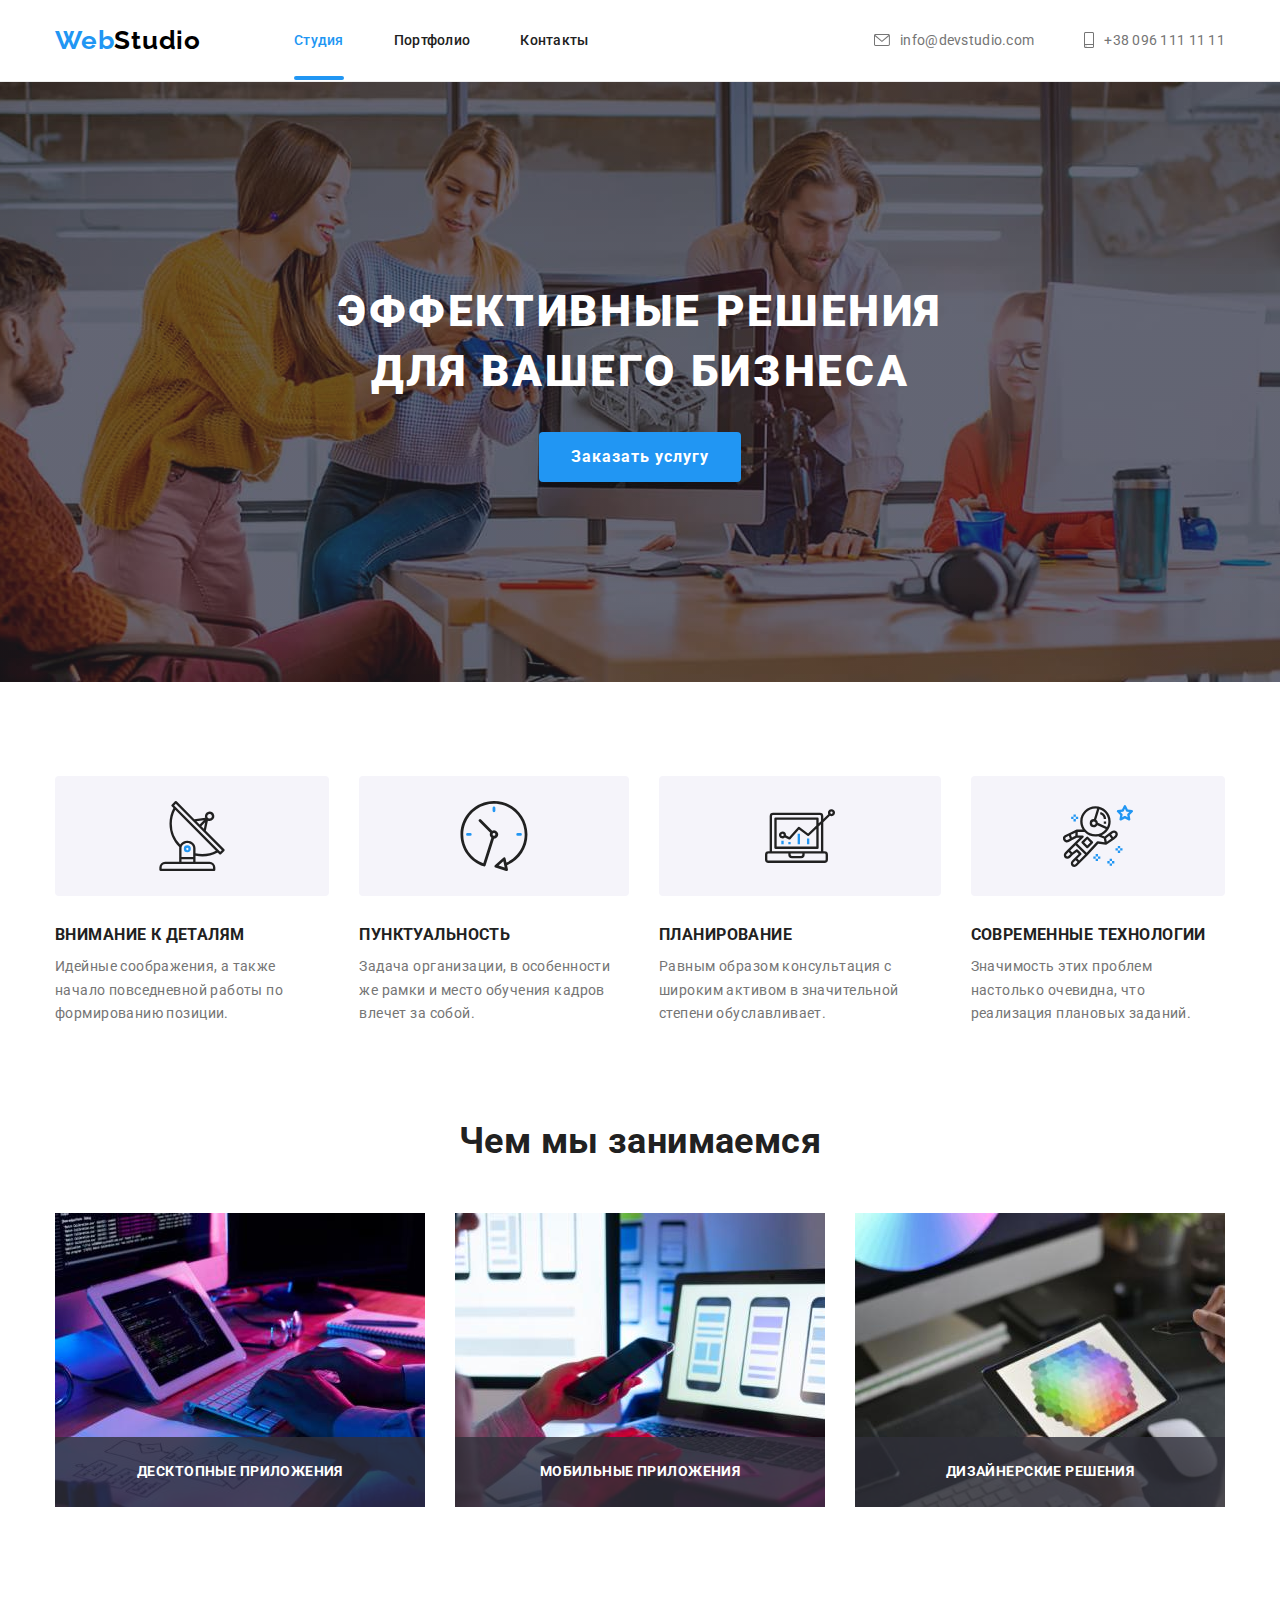
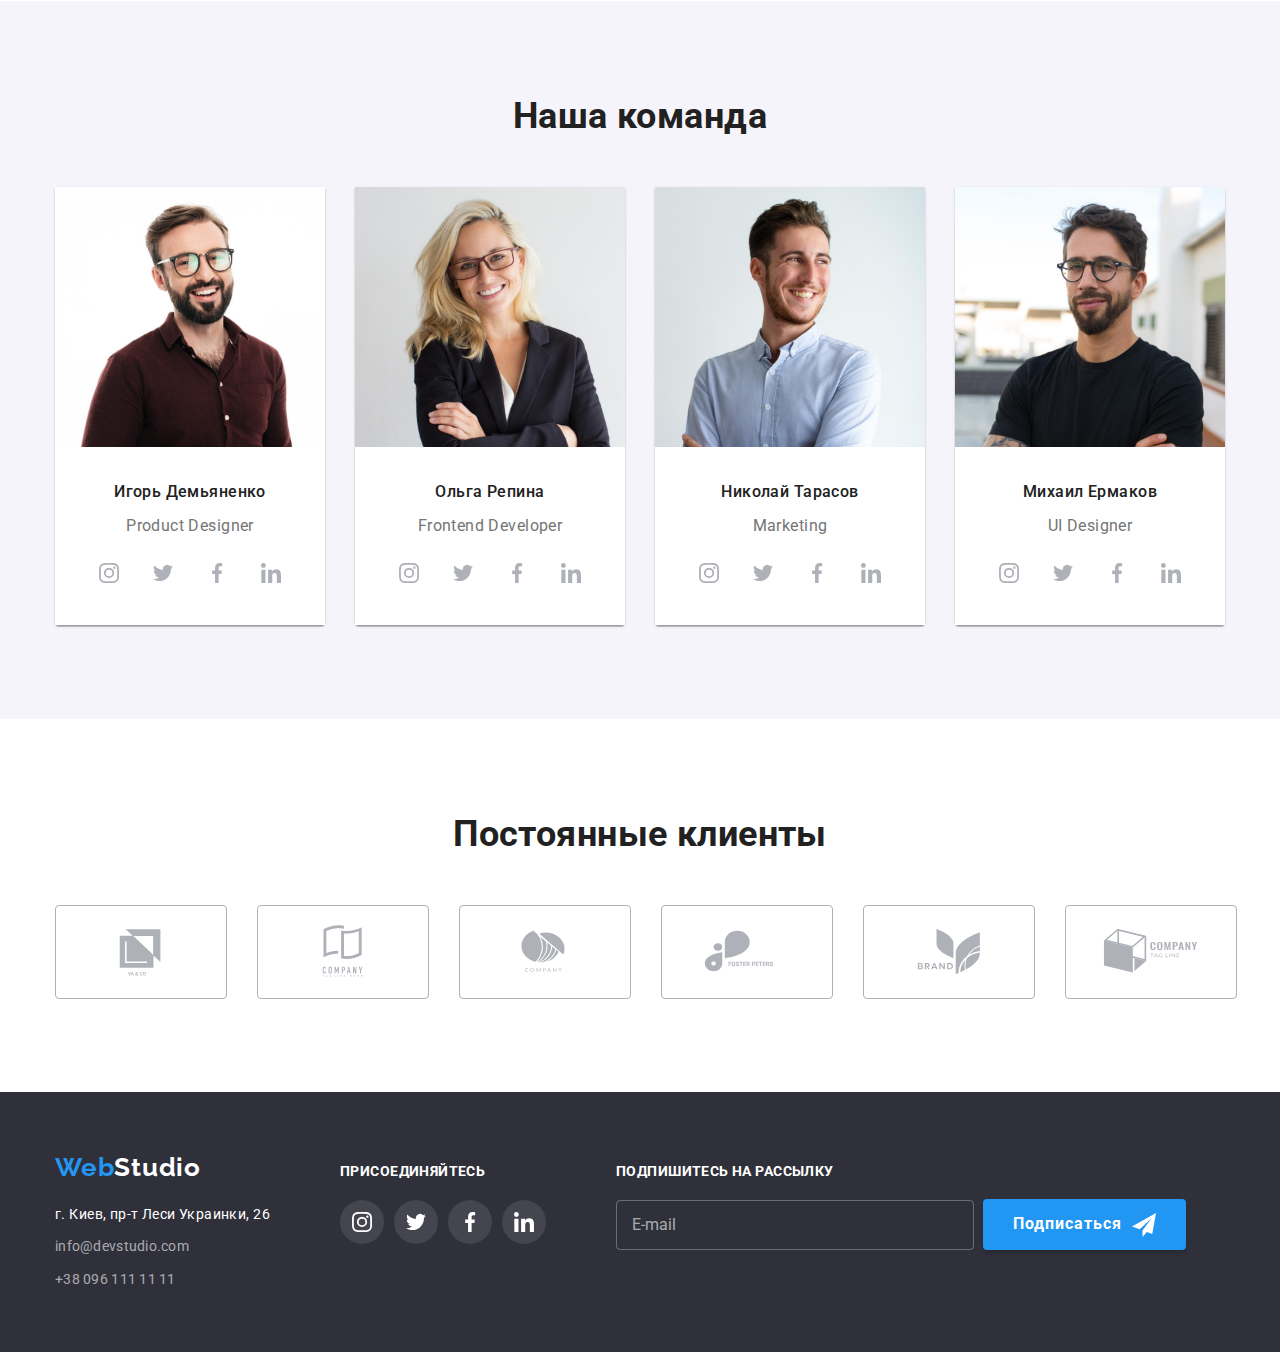
<file: index.html>
<!DOCTYPE html>
<html lang="ru">
  <head>
    <meta charset="UTF-8" />
    <meta http-equiv="X-UA-Compatible" content="IE=edge" />
    <meta name="viewport" content="width=device-width, initial-scale=1.0" />
    <title>Web Studio</title>
    <link rel="preconnect" href="https://fonts.googleapis.com">
    <link rel="stylesheet" href="https://fonts.googleapis.com/css2?family=Raleway:wght@700&family=Roboto:wght@400;500;700;900&display=swap">
    <link rel="stylesheet" href="https://cdnjs.cloudflare.com/ajax/libs/modern-normalize/1.1.0/modern-normalize.min.css">
    <link rel="stylesheet" href="./css/main.min.css">
  </head>
  <body>

    <!-- Header -->
    <header class="header">
      <div class="container header__container">
        <a class="logo logo--indented" href="./index.html"><span class="logo__text">Web</span>Studio</a>
        <nav>
          <ul class="navigation">
            <li class="navigation__item"><a class="navigation__link navigation__link--current" href="./index.html">Студия</a></li>
            <li class="navigation__item"><a class="navigation__link" href="./portfolio.html">Портфолио</a></li>
            <li class="navigation__item"><a class="navigation__link" href="">Контакты</a></li>
          </ul>
        </nav>

        <ul class="contacts">
          <li class="contacts__item"><a class="contacts__link" href="mailto:info@devstudio.com"><svg class="contacts__icon" width="16" height="12">
            <use href="./images/icons.svg#icon-envelope"></use>
          </svg>info@devstudio.com</a></li>
          <li class="contacts__item"><a class="contacts__link" href="tel:+380961111111"><svg class="contacts__icon" width="10" height="16">
            <use href="./images/icons.svg#icon-smartphone"></use>
          </svg>+38 096 111 11 11</a></li>
        </ul>
    </div>
    </header>

    <main>
      <!-- Hero section -->
      <section class="hero">
        <div class="container">
        <h1 class="hero__title">Эффективные решения<br>   для вашего бизнеса</h1>
        <button data-modal-open class="button hero__button" type="button">Заказать услугу</button>
        </div>

        <!-- Modal -->
        <div data-modal class="backdrop is-hidden">
          <div class="modal">
            <button data-modal-close class="button-close"><svg class="button-close__icon" width="18" height="18">
                <use href="./images/icons.svg#icon-close"></use>
              </svg></button>
              <!-- Form -->
          <form class="main-form" action="#" name="order">
            <p class="main-form__title"><b>Оставьте свои данные, мы вам перезвоним</b></p>
            
              <label class="form-field">
                <span class="form-field__label">Имя</span>
                <input class="form-field__input" type="text" name="userName">
                <svg class="form-field__icon" width="18" height="18">
                  <use href="./images/icons.svg#icon-person"></use>
                </svg>
              </label>
              <label class="form-field">
                <span class="form-field__label">Телефон</span>
                <input class="form-field__input" type="tel" name="userPhone">
                <svg class="form-field__icon" width="18" height="18">
                  <use href="./images/icons.svg#icon-phone"></use>
                </svg>
              </label>
              <label class="form-field">
                <span class="form-field__label">Почта</span>
                <input class="form-field__input" type="email" name="userEmail">
                <svg class="form-field__icon" width="18" height="18">
                  <use href="./images/icons.svg#icon-email"></use>
                </svg>
              </label>
              <label class="form-field">
                <span class="form-field__label">Комментарий</span>
              <textarea class="form-field__input comment" name="comment" placeholder="Введите текст"></textarea>
              </label>
            
            <label class="checkbox">
              <input class="visually-hidden checkbox__input" type="checkbox" name="policy">
              <span class="checkbox__icon">
                
              </span>
              <span class="checkbox__text">Соглашаюсь с рассылкой и принимаю <a class="checkbox__policy" href="">Условия договора</a></span>
            
            </label>
            <button class="button checkbox__button" type="submit">Отправить</button>
          </form>
          
          </div>
        </div>
      </section>
      <!-- Особенности -->
      <section class="section">
        <div class="container">
          <h2 class="visually-hidden">Особенности</h2>
        <ul class="features">
          <li class="features__item">
            <div class="features__box"><svg class="features__icon" width="70" height="70"><use href="./images/icons.svg#icon-antenna"></use></svg></div>
            <h3 class="features__title">Внимание к деталям</h3>
            <p class="features__description">Идейные соображения, а также начало повседневной работы по формированию позиции.</p>
          </li>
          <li class="features__item">
            <div class="features__box"><svg class="features__icon" width="70" height="70"><use href="./images/icons.svg#icon-clock"></use></svg></div>
            <h3 class="features__title">Пунктуальность</h3>
            <p class="features__description">
              Задача организации, в особенности же рамки и место обучения кадров влечет за собой.
            </p>
          </li>
          <li class="features__item">
            <div class="features__box"><svg class="features__icon" width="70" height="70"><use href="./images/icons.svg#icon-diagram"></use></svg></div>
            <h3 class="features__title">Планирование</h3>
            <p class="features__description">
              Равным образом консультация с широким активом в значительной степени обуславливает.
            </p>
          </li>
          <li class="features__item">
            <div class="features__box"><svg class="features__icon" width="70" height="70"><use href="./images/icons.svg#icon-astronaut"></use></svg></div>
            <h3 class="features__title">Современные технологии</h3>
            <p class="features__description">Значимость этих проблем настолько очевидна, что реализация плановых заданий.</p>
          </li>
        </ul>
        </div>
      </section>
      <!-- Чем занимаемся -->
      <section class="section section--no-padding">
        <div class="container">
        <h2 class="section__title">Чем мы занимаемся</h2>
        <ul class="works">
          <li class="works__item">
            <div class="works__thumb">
              <img
                src="./images/feature1.jpg"
                alt="Мужчина работает над кодом за компьютером"
                width="370"
                height="294"
              />
              <div class="works__box">
                <p class="works__description">Десктопные приложения</p>
              </div>
            </div>
          </li>
          <li class="works__item">
            <div class="works__thumb">
              <img
                src="./images/feature2.jpg"
                alt="Девушка держит в руке телефон и работает за ноутбуком"
                width="370"
                height="294"
              />
              <div class="works__box">
                <p class="works__description">Мобильные приложения</p>
              </div>
            </div>
          </li>
          <li class="works__item">
            <div class="works__thumb">
              <img
                src="./images/feature3.jpg"
                alt="Рука держит планшет с изображенной на нем цветовой схемой"
                width="370"
                height="294"
              />
              <div class="works__box">
                <p class="works__description">Дизайнерские решения</p>
              </div>
            </div>
          </li>
        </ul>
        </div>
      </section>
      <!-- Команда -->
      <section class="section section--bg-darken">
        <div class="container">
        <h2 class="section__title">Наша команда</h2>
        <ul class="team">
          <li class="team__item">
            <img
              src="./images/product-designer.jpg"
              alt="Мужчина с бородой, в очках и в коричневой футболке улыбается"
              width="270"
              height="260"
            />
            <div class="team__thumb">
              <h3 class="team__title">Игорь Демьяненко</h3>
              <p class="team__description">Product Designer</p>
            <ul class="social">
              <li class="social__item">
                <a class="social__link social__link--lighten" href="">
                  <svg class="social__icon">
                    <use href="./images/icons.svg#icon-instagram" width="20" height="20"></use>
                  </svg>
                </a>
              </li>
              <li class="social__item">
                <a class="social__link social__link--lighten" href="">
                  <svg class="social__icon">
                    <use href="./images/icons.svg#icon-twitter" width="20" height="20"></use>
                  </svg>
                </a>
              </li>
              <li class="social__item">
                <a class="social__link social__link--lighten" href="">
                  <svg class="social__icon">
                    <use href="./images/icons.svg#icon-facebook" width="20" height="20"></use>
                  </svg>
                </a>
              </li>
              <li class="social__item">
                <a class="social__link social__link--lighten" href="">
                  <svg class="social__icon">
                    <use href="./images/icons.svg#icon-linkedin" width="20" height="20"></use>
                  </svg>
                </a>
              </li>
            </ul>
            </div>
            
          </li>
          <li class="team__item">
            <img
              src="./images/frontend-developer.jpg"
              alt="Женщина в очках и в черном пиджаке улыбается"
              width="270"
              height="260"
            />
            <div class="team__thumb">
              <h3 class="team__title">Ольга Репина</h3>
              <p class="team__description">Frontend Developer</p>
              <ul class="social">
                <li class="social__item">
                  <a class="social__link social__link--lighten" href="">
                    <svg class="social__icon">
                      <use href="./images/icons.svg#icon-instagram" width="20" height="20"></use>
                    </svg>
                  </a>
                </li>
                <li class="social__item">
                  <a class="social__link social__link--lighten" href="">
                    <svg class="social__icon">
                      <use href="./images/icons.svg#icon-twitter" width="20" height="20"></use>
                    </svg>
                  </a>
                </li>
                <li class="social__item">
                  <a class="social__link social__link--lighten" href="">
                    <svg class="social__icon">
                      <use href="./images/icons.svg#icon-facebook" width="20" height="20"></use>
                    </svg>
                  </a>
                </li>
                <li class="social__item">
                  <a class="social__link social__link--lighten" href="">
                    <svg class="social__icon">
                      <use href="./images/icons.svg#icon-linkedin" width="20" height="20"></use>
                    </svg>
                  </a>
                </li>
              </ul>
            </div>
            
          </li>
          <li class="team__item">
            <img
              src="./images/marketing.jpg"
              alt="Мужчина с бородой и в голубой рубашке улыбается"
              width="270"
              height="260"
            />
            <div class="team__thumb">
              <h3 class="team__title">Николай Тарасов</h3>
              <p class="team__description">Marketing</p>
              <ul class="social">
                <li class="social__item">
                  <a class="social__link social__link--lighten" href="">
                    <svg class="social__icon">
                      <use href="./images/icons.svg#icon-instagram" width="20" height="20"></use>
                    </svg>
                  </a>
                </li>
                <li class="social__item">
                  <a class="social__link social__link--lighten" href="">
                    <svg class="social__icon">
                      <use href="./images/icons.svg#icon-twitter" width="20" height="20"></use>
                    </svg>
                  </a>
                </li>
                <li class="social__item">
                  <a class="social__link social__link--lighten" href="">
                    <svg class="social__icon">
                      <use href="./images/icons.svg#icon-facebook" width="20" height="20"></use>
                    </svg>
                  </a>
                </li>
                <li class="social__item">
                  <a class="social__link social__link--lighten" href="">
                    <svg class="social__icon">
                      <use href="./images/icons.svg#icon-linkedin" width="20" height="20"></use>
                    </svg>
                  </a>
                </li>
              </ul>
            </div>
            
          </li>
          <li class="team__item">
            <img
              src="./images/ui-designer.jpg"
              alt="Мужчина с бородой, в очках и в черной футболке улыбается"
              width="270"
              height="260"
            />
            <div class="team__thumb">
              <h3 class="team__title">Михаил Ермаков</h3>
              <p class="team__description">UI Designer</p>
              <ul class="social">
                <li class="social__item">
                  <a class="social__link social__link--lighten" href="">
                    <svg class="social__icon">
                      <use href="./images/icons.svg#icon-instagram" width="20" height="20"></use>
                    </svg>
                  </a>
                </li>
                <li class="social__item">
                  <a class="social__link social__link--lighten" href="">
                    <svg class="social__icon">
                      <use href="./images/icons.svg#icon-twitter" width="20" height="20"></use>
                    </svg>
                  </a>
                </li>
                <li class="social__item">
                  <a class="social__link social__link--lighten" href="">
                    <svg class="social__icon">
                      <use href="./images/icons.svg#icon-facebook" width="20" height="20"></use>
                    </svg>
                  </a>
                </li>
                <li class="social__item">
                  <a class="social__link social__link--lighten" href="">
                    <svg class="social__icon">
                      <use href="./images/icons.svg#icon-linkedin" width="20" height="20"></use>
                    </svg>
                  </a>
                </li>
              </ul>
            </div>
            
          </li>
        </ul>
        </div>
      </section>
      <!-- Клиенты -->
      <section class="section">
        <div class="container">
          <h2 class="section__title">Постоянные клиенты</h2>
          <ul class="clients">
            <li class="clients__item">
              <a class="client__link" href="">
                <svg class="client__icon" width="106" height="60"><use href="./images/icons.svg#icon-company-1"></use></svg>
              </a>
            </li>
            <li class="clients__item">
              <a class="client__link" href="">
                <svg class="client__icon" width="106" height="60">
                  <use href="./images/icons.svg#icon-company-2"></use>
                </svg>
              </a>
            </li>
            <li class="clients__item">
              <a class="client__link" href="">
                <svg class="client__icon" width="106" height="60">
                  <use href="./images/icons.svg#icon-company-3"></use>
                </svg>
              </a>
            </li>
            <li class="clients__item">
              <a class="client__link" href="">
                <svg class="client__icon" width="106" height="60">
                  <use href="./images/icons.svg#icon-company-4"></use>
                </svg>
              </a>
            </li>
            <li class="clients__item">
              <a class="client__link" href="">
                <svg class="client__icon" width="106" height="60">
                  <use href="./images/icons.svg#icon-company-5"></use>
                </svg>
              </a>
            </li>
            <li class="clients__item">
              <a class="client__link" href="">
                <svg class="client__icon" width="106" height="60">
                  <use href="./images/icons.svg#icon-company-6"></use>
                </svg>
              </a>
            </li>
          </ul>
        </div>
      </section>
    </main>
    <!-- Footer -->
    <footer class="footer">
      <div class="container footer__container">
        <div class="footer__address-box"> 
          <a class="logo logo--lighten" href="./index.html"><span class="logo__text">Web</span>Studio</a>
          <address class="address">
            <ul>
              <li class="address__item">г. Киев, пр-т Леси Украинки, 26</li>
              <li class="address__item"><a class="address__link" href="mailto:info@devstudio.com">info@devstudio.com</a></li>
              <li class="address__item"><a class="address__link" href="tel:+380961111111">+38 096 111 11 11</a></li>
            </ul>
          </address>
        </div>
        <div class="footer__social-box">
          <p class="social-box__title">присоединяйтесь</p>
          <ul class="social">
            <li class="social__item"><a class="social__link social__link--darken" href=""><svg width="20" height="20"><use href="./images/icons.svg#icon-instagram"></use></svg></a></li> 
            <li class="social__item"><a class="social__link social__link--darken" href=""><svg width="20" height="20"><use href="./images/icons.svg#icon-twitter"></use></svg></a></li>
            <li class="social__item"><a class="social__link social__link--darken" href=""><svg width="20" height="20"><use href="./images/icons.svg#icon-facebook"></use></svg></a></li>
            <li class="social__item"><a class="social__link social__link--darken" href=""><svg width="20" height="20"><use href="./images/icons.svg#icon-linkedin"></use></svg></a></li>
          </ul>
        </div>

        <form class="footer-form" name="mailing">
          
          <label class="footer-form-field">
            <span class="footer-form-field__title">Подпишитесь на рассылку</span>
            <input class="footer-form-field__input" type="email" name="emailForMailling" placeholder="E-mail"></label>
            <button class="button footer-form-field__button" type="submit">Подписаться <svg class="button__icon" width="24" height="24">
              <use href="./images/icons.svg#icon-send"></use>
            </svg></button>
        </form>
    </div>
    </footer>
    <script src="./js/modal.js"></script>
  </body>
</html>
</file>
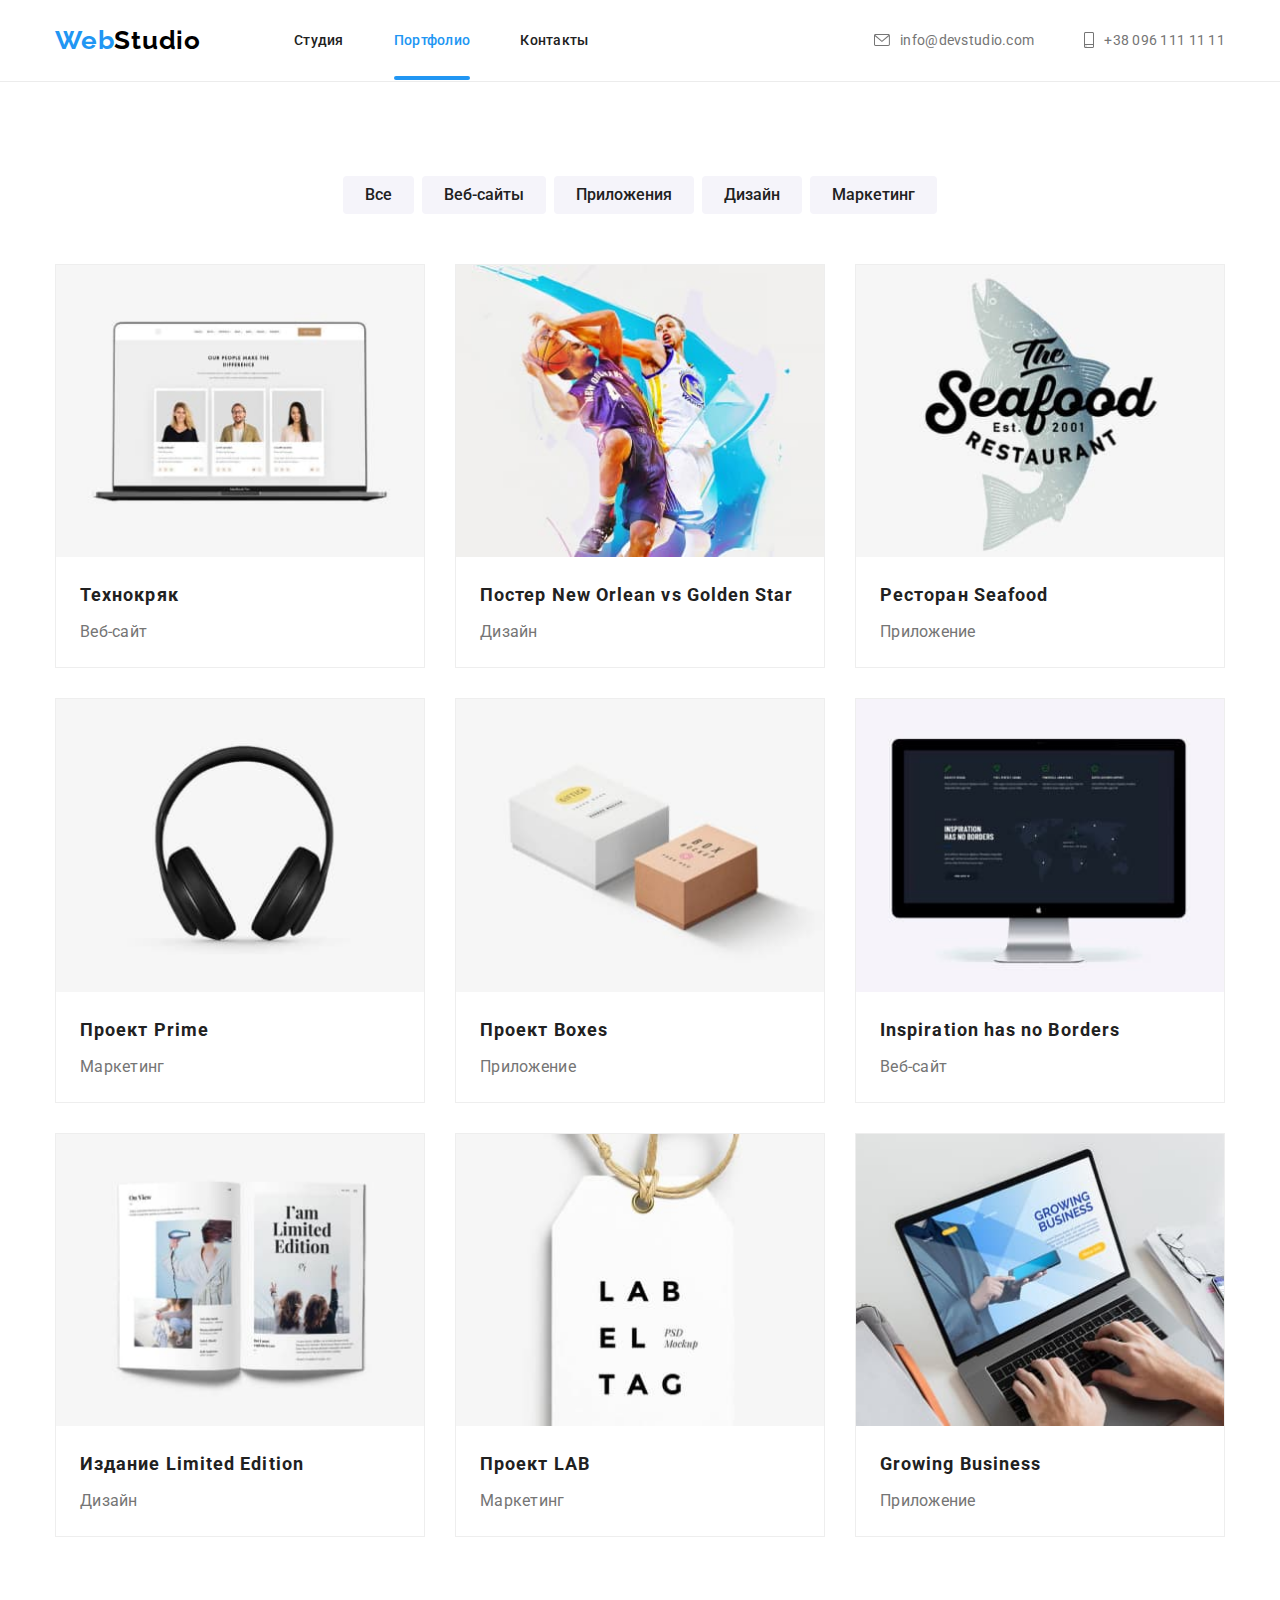
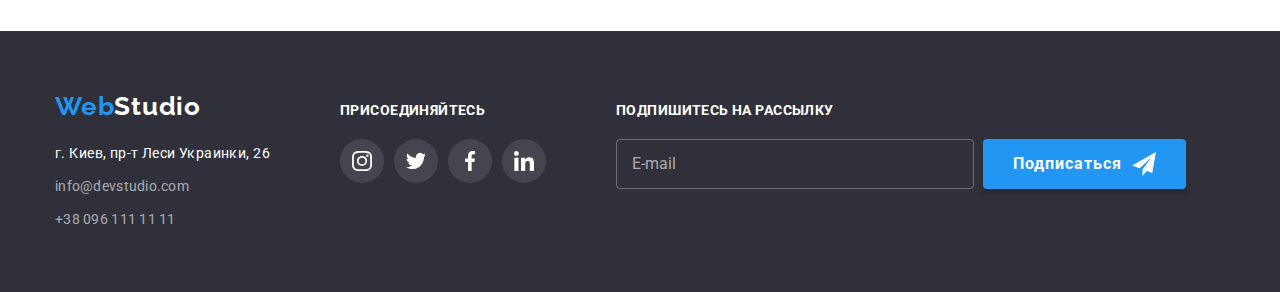
<file: portfolio.html>
<!DOCTYPE html>
<html lang="ru">
<head>
    <meta charset="UTF-8">
    <meta http-equiv="X-UA-Compatible" content="IE=edge">
    <meta name="viewport" content="width=device-width, initial-scale=1.0">
    <title>Портфолио</title>    
    <link rel="preconnect" href="https://fonts.googleapis.com">
    <link rel="stylesheet"
        href="https://fonts.googleapis.com/css2?family=Raleway:wght@700&family=Roboto:wght@400;500;700;900&display=swap">
        <link rel="stylesheet" href="https://cdnjs.cloudflare.com/ajax/libs/modern-normalize/1.1.0/modern-normalize.min.css">
        <link rel="stylesheet" href="./css/main.min.css">

    </head>

<body>
    <!-- Header -->
    <header class="header">
        <div class="container header__container">
            <a class="logo logo--indented" href="./index.html"><span class="logo__text">Web</span>Studio</a>
            <nav>
                <ul class="navigation site-nav__navigation">
                    <li class="navigation__item"><a class="navigation__link"
                            href="./index.html">Студия</a></li>
                    <li class="navigation__item"><a class="navigation__link navigation__link--current" href="./portfolio.html">Портфолио</a></li>
                    <li class="navigation__item"><a class="navigation__link" href="">Контакты</a></li>
                </ul>
            </nav>
    
            <ul class="contacts">
                <li class="contacts__item"><a class="contacts__link" href="mailto:info@devstudio.com"><svg
                            class="contacts__icon" width="16" height="12">
                            <use href="./images/icons.svg#icon-envelope"></use>
                        </svg>info@devstudio.com</a></li>
                <li class="contacts__item"><a class="contacts__link" href="tel:+380961111111"><svg class="contacts__icon"
                            width="10" height="16">
                            <use href="./images/icons.svg#icon-smartphone"></use>
                        </svg>+38 096 111 11 11</a></li>
            </ul>
        </div>
    </header>

    <main>
        <!-- Примеры работ -->
        <section class="section">
            <div class="container">
                <h1 class="visually-hidden">Проекты</h1>
                <ul class="filter">
                    <li class="filter__item"><button class="filter__button" type="button">Все</button></li>
                    <li class="filter__item"><button class="filter__button" type="button">Веб-сайты</button></li>
                    <li class="filter__item"><button class="filter__button" type="button">Приложения</button></li>
                    <li class="filter__item"><button class="filter__button" type="button">Дизайн</button></li>
                    <li class="filter__item"><button class="filter__button" type="button">Маркетинг</button></li>
                </ul>
                <ul class="projects">
                    <li class="projects__item"><a class="projects__link" href="">
                        <div class="projects__wrap">
                            <img src="./images/project1.jpg" alt="Интерфейс веб-сайта">
                            <div class="projects__thumb"><p class="projects__description">Технокряк это современная площадка распространения коронавируса. Компании используют эту платформу для цифрового
                            шпионажа и атак на защищённые сервера конкурентов.</p></div>
                        </div>
                        <div class="projects__label">
                            <h2 class="projects__title">Технокряк</h2>
                            <p class="projects__type-of-project">Веб-сайт</p>
                        </div></a>
                    </li>
                    <li class="projects__item"><a class="projects__link" href="">
                        <div class="projects__wrap">
                            <img src="./images/project2.jpg" alt="Два баскетболиста" width="370" height="294">
                            <div class="projects__thumb">
                                <p class="projects__description">Технокряк это современная площадка распространения коронавируса. Компании используют эту
                                    платформу для цифрового
                                    шпионажа и атак на защищённые сервера конкурентов.</p>
                            </div>
                    </div>
                        <div class="projects__label">
                            <h2 class="projects__title">Постер <span land="en">New Orlean vs Golden Star</span></h2>
                            <p class="projects__type-of-project">Дизайн</p>
                        </div></a>
                    </li>
                    <li class="projects__item"><a class="projects__link" href="">
                        <div class="projects__wrap">
                            <img src="./images/project3.jpg" alt="Логотип ресторана"  width="370" height="294">
                            <div class="projects__thumb">
                                <p class="projects__description">Технокряк это современная площадка распространения коронавируса. Компании используют эту
                                    платформу для цифрового
                                    шпионажа и атак на защищённые сервера конкурентов.</p>
                            </div>
                        </div>
                        <div class="projects__label">
                            <h2 class="projects__title">Ресторан <span land="en">Seafood</span></h2>
                            <p class="projects__type-of-project">Приложение</p>
                        </div></a>
                    </li>
                    <li class="projects__item"><a class="projects__link" href="">
                        <div class="projects__wrap">
                            <img src="./images/project4.jpg" alt="Наушники"  width="370" height="294">
                            <div class="projects__thumb">
                                <p class="projects__description">Технокряк это современная площадка распространения коронавируса. Компании используют эту
                                    платформу для цифрового
                                    шпионажа и атак на защищённые сервера конкурентов.</p>
                            </div>
                        </div>
                        <div class="projects__label">
                            <h2 class="projects__title">Проект <span land="en">Prime</span></h2>
                            <p class="projects__type-of-project">Маркетинг</p>
                        </div></a>
                    </li>
                    <li class="projects__item"><a class="projects__link" href="">
                        <div class="projects__wrap">
                        <img src="./images/project5.jpg" alt="Две коробки"  width="370" height="294">
                            <div class="projects__thumb">
                                <p class="projects__description">Технокряк это современная площадка распространения коронавируса. Компании используют эту
                                    платформу для цифрового
                                    шпионажа и атак на защищённые сервера конкурентов.</p>
                            </div>
                        </div>
                        <div class="projects__label">
                            <h2 class="projects__title">Проект <span land="en">Boxes</span></h2>
                            <p class="projects__type-of-project">Приложение</p>
                        </div></a>
                    </li>
                    <li class="projects__item"><a class="projects__link" href="">
                        <div class="projects__wrap">
                        <img src="./images/project6.jpg" alt="Монитор"  width="370" height="294">
                            <div class="projects__thumb">
                                <p class="projects__description">Технокряк это современная площадка распространения коронавируса. Компании используют эту
                                    платформу для цифрового
                                    шпионажа и атак на защищённые сервера конкурентов.</p>
                            </div>
                        </div>
                        <div class="projects__label">
                            <h2 class="projects__title" lang="en">Inspiration has no Borders</h2>
                            <p class="projects__type-of-project">Веб-сайт</p>
                        </div></a>
                    </li>
                    <li class="projects__item"><a class="projects__link" href="">
                        <div class="projects__wrap">
                        <img src="./images/project7.jpg" alt="Разворот журнала"  width="370" height="294">
                            <div class="projects__thumb">
                                <p class="projects__description">Технокряк это современная площадка распространения коронавируса. Компании используют эту
                                    платформу для цифрового
                                    шпионажа и атак на защищённые сервера конкурентов.</p>
                            </div>
                        </div>
                        <div class="projects__label">
                            <h2 class="projects__title">Издание <span land="en">Limited Edition</span></h2>
                            <p class="projects__type-of-project">Дизайн</p>
                        </div></a>
                    </li>
                    <li class="projects__item"><a class="projects__link" href="">
                        <div class="projects__wrap">
                        <img src="./images/project8.jpg" alt="Ярлык"  width="370" height="294">
                            <div class="projects__thumb">
                                <p class="projects__description">Технокряк это современная площадка распространения коронавируса. Компании используют эту
                                    платформу для цифрового
                                    шпионажа и атак на защищённые сервера конкурентов.</p>
                            </div>
                        </div>
                        <div class="projects__label">
                            <h2 class="projects__title">Проект LAB</h2>
                            <p class="projects__type-of-project">Маркетинг</p>
                        </div></a>
                    </li>
                    <li class="projects__item"><a class="projects__link" href="">
                        <div class="projects__wrap">
                        <img src="./images/project9.jpg" alt="Ноутбук"  width="370" height="294">
                            <div class="projects__thumb">
                                <p class="projects__description">Технокряк это современная площадка распространения коронавируса. Компании используют эту
                                    платформу для цифрового
                                    шпионажа и атак на защищённые сервера конкурентов.</p>
                            </div>
                        </div>
                        <div class="projects__label">
                            <h2 class="projects__title" lang="en">Growing Business</h2>
                            <p class="projects__type-of-project">Приложение</p>
                        </div></a>
                </li>
                </ul>
            </div>
        </section>
    </main>

    <!-- Footer -->
    <footer class="footer">
        <div class="container footer__container">
            <div class="footer__address-box">
                <a class="logo logo--lighten" href="./index.html"><span class="logo__text">Web</span>Studio</a>
                <address class="address">
                    <ul>
                        <li class="address__item">г. Киев, пр-т Леси Украинки, 26</li>
                        <li class="address__item"><a class="address__link"
                                href="mailto:info@devstudio.com">info@devstudio.com</a></li>
                        <li class="address__item"><a class="address__link" href="tel:+380961111111">+38 096 111 11 11</a>
                        </li>
                    </ul>
                </address>
            </div>
            <div class="footer__social-box">
                <p class="social-box__title">присоединяйтесь</p>
                <ul class="social">
                    <li class="social__item"><a class="social__link social__link--darken" href=""><svg width="20"
                                height="20">
                                <use href="./images/icons.svg#icon-instagram"></use>
                            </svg></a></li>
                    <li class="social__item"><a class="social__link social__link--darken" href=""><svg width="20"
                                height="20">
                                <use href="./images/icons.svg#icon-twitter"></use>
                            </svg></a></li>
                    <li class="social__item"><a class="social__link social__link--darken" href=""><svg width="20"
                                height="20">
                                <use href="./images/icons.svg#icon-facebook"></use>
                            </svg></a></li>
                    <li class="social__item"><a class="social__link social__link--darken" href=""><svg width="20"
                                height="20">
                                <use href="./images/icons.svg#icon-linkedin"></use>
                            </svg></a></li>
                </ul>
            </div>
    
            <form class="footer-form" name="mailing">
    
                <label class="footer-form-field">
                    <span class="footer-form-field__title">Подпишитесь на рассылку</span>
                    <input class="footer-form-field__input" type="email" name="emailForMailling"
                        placeholder="E-mail"></label>
                <button class="button footer-form-field__button" type="submit">Подписаться <svg class="button__icon"
                        width="24" height="24">
                        <use href="./images/icons.svg#icon-send"></use>
                    </svg></button>
            </form>
        </div>
    </footer>
</body>
</html>
</file>
<file: css/main.min.css>
h1,h2,h3,h4,h5,h6,p,ul{margin:0;padding:0}img{display:block;max-width:100%;height:auto}a{text-decoration:none;letter-spacing:0.02em}ul{list-style:none}textarea{resize:none}button{font-family:inherit;cursor:pointer;text-align:center;border:none}body{font-family:'Roboto', sans-serif;color:#757575;letter-spacing:0.03em;background-color:#ffffff;font-size:14px}.social-box__title,.footer-form-field__title,.features__title,.works__description{font-weight:700;line-height:1.14em;text-transform:uppercase}.visually-hidden{position:absolute;clip:rect(0 0 0 0);width:1px;height:1px;margin:-1px}.container{width:1200px;padding-left:15px;padding-right:15px;margin-left:auto;margin-right:auto}.button{display:inline-block;padding-top:10px;padding-bottom:10px;background-color:#2196f3;color:#fff;font-weight:700;font-size:16px;line-height:1.88em;letter-spacing:0.06em;border-radius:4px;-webkit-box-shadow:0px 4px 4px rgba(0,0,0,0.15);box-shadow:0px 4px 4px rgba(0,0,0,0.15)}.logo{color:#000000;font-family:'Raleway';font-weight:700;font-size:26px;line-height:1.19em;letter-spacing:0.03em}.logo__text{color:#2196f3}.logo--indented{margin-right:93px}.logo--lighten{color:#fff}.social{display:-webkit-box;display:-ms-flexbox;display:flex;-webkit-box-align:center;-ms-flex-align:center;align-items:center}.social__item:not(:first-child){margin-left:10px}.social__link{display:-webkit-box;display:-ms-flexbox;display:flex;-webkit-box-pack:center;-ms-flex-pack:center;justify-content:center;-webkit-box-align:center;-ms-flex-align:center;align-items:center;width:44px;height:44px;border-radius:50%;fill:currentColor}.social__link--darken{color:#fff;background-color:rgba(255,255,255,0.1);-webkit-transition:background-color 250ms cubic-bezier(0.4, 0, 0.2, 1);transition:background-color 250ms cubic-bezier(0.4, 0, 0.2, 1)}.social__link--darken:hover,.social__link--darken:focus{background-color:#2196f3}.social__link--lighten{color:#afb1b8;background-color:#fff;-webkit-transition:color 250ms cubic-bezier(0.4, 0, 0.2, 1),background-color 250ms cubic-bezier(0.4, 0, 0.2, 1);transition:color 250ms cubic-bezier(0.4, 0, 0.2, 1),background-color 250ms cubic-bezier(0.4, 0, 0.2, 1)}.social__link--lighten:hover,.social__link--lighten:focus{background-color:#2196f3;fill:#fff}.social__icon{height:20px;width:20px}.header{border-bottom:1px solid #ececec}.header__container{padding-top:25px;padding-bottom:25px;display:-webkit-box;display:-ms-flexbox;display:flex;-webkit-box-align:center;-ms-flex-align:center;align-items:center}.navigation{display:-webkit-box;display:-ms-flexbox;display:flex}.navigation__item:not(:last-child){margin-right:50px}.navigation__link{padding-top:32px;padding-bottom:32px;color:#212121;font-weight:500;font-size:14px;line-height:1.14em;letter-spacing:0.02em;-webkit-transition:color 250ms cubic-bezier(0.4, 0, 0.2, 1);transition:color 250ms cubic-bezier(0.4, 0, 0.2, 1)}.navigation__link:hover,.navigation__link:focus{color:#2196f3}.navigation__link--current{color:#2196f3;position:relative}.navigation__link--current::after{position:absolute;bottom:0;content:'';display:block;width:100%;height:4px;background-color:#2196f3;border-radius:2px}.contacts{display:-webkit-box;display:-ms-flexbox;display:flex;margin-left:auto}.contacts__item:not(:last-child){margin-right:50px}.contacts__link{color:inherit;display:-webkit-box;display:-ms-flexbox;display:flex;-webkit-box-align:center;-ms-flex-align:center;align-items:center;-webkit-transition:color 250ms cubic-bezier(0.4, 0, 0.2, 1);transition:color 250ms cubic-bezier(0.4, 0, 0.2, 1)}.contacts__link:hover,.contacts__link:focus{color:#2196f3;fill:#2196f3}.contacts__icon{fill:currentColor;margin-right:10px}.section{padding-top:94px;padding-bottom:94px}.section__title{margin-bottom:50px;font-weight:700;font-size:36px;line-height:1.17em;text-align:center;color:#212121}.footer{padding-top:60px;padding-bottom:60px;background-color:#2f303a}.footer__container{display:-webkit-box;display:-ms-flexbox;display:flex;-webkit-box-align:baseline;-ms-flex-align:baseline;align-items:baseline}.footer__address-box,.footer__social-box{margin-right:70px}.address{margin-top:20px;color:#fff;font-style:normal;line-height:1.71em}.address__item:not(:first-child){margin-top:9px}.address__link{color:rgba(255,255,255,0.6);letter-spacing:0.02em;-webkit-transition:color 250ms cubic-bezier(0.4, 0, 0.2, 1);transition:color 250ms cubic-bezier(0.4, 0, 0.2, 1)}.address__link:hover,.address__link:focus{color:#2196f3}.social-box__title{color:#fff;margin-bottom:20px}.footer-form{display:-webkit-box;display:-ms-flexbox;display:flex;-webkit-box-pack:justify;-ms-flex-pack:justify;justify-content:space-between;-webkit-box-align:end;-ms-flex-align:end;align-items:flex-end;width:570px}.footer-form-field__title{display:block;margin-bottom:20px;color:#fff}.footer-form-field__input{height:50px;width:358px;padding-top:15px;padding-bottom:15px;padding-left:15px;padding-right:15px;border:1px solid rgba(255,255,255,0.3);border-radius:4px;background-color:transparent;color:rgba(255,255,255,0.6)}.footer-form-field__input::-webkit-input-placeholder{font-size:16px;line-height:1.25em;color:rgba(255,255,255,0.6)}.footer-form-field__input:-ms-input-placeholder{font-size:16px;line-height:1.25em;color:rgba(255,255,255,0.6)}.footer-form-field__input::-ms-input-placeholder{font-size:16px;line-height:1.25em;color:rgba(255,255,255,0.6)}.footer-form-field__input::placeholder{font-size:16px;line-height:1.25em;color:rgba(255,255,255,0.6)}.footer-form-field__button{display:-webkit-box;display:-ms-flexbox;display:flex;-webkit-box-align:center;-ms-flex-align:center;align-items:center;padding-left:30px;padding-right:30px}.button__icon{width:24px;height:24px;margin-left:10px;fill:currentColor}.hero{height:600px;max-width:1600px;margin-left:auto;margin-right:auto;padding-top:200px;padding-bottom:200px;background-color:#2f303a;background-image:-webkit-gradient(linear, left top, right top, from(rgba(47,48,58,0.4)), to(rgba(47,48,58,0.4))),url(../images/hero.jpg);background-image:linear-gradient(to right, rgba(47,48,58,0.4), rgba(47,48,58,0.4)),url(../images/hero.jpg);background-repeat:no-repeat;background-size:cover;background-position:center;text-align:center}.hero__title{margin-bottom:30px;font-weight:900;font-size:44px;line-height:1.36em;letter-spacing:0.06em;color:#fff;text-transform:uppercase;text-align:center}.hero__button{padding-left:32px;padding-right:32px}.backdrop{position:fixed;z-index:2;top:0;left:0;width:100%;height:100%;background-color:rgba(0,0,0,0.2);-webkit-transition:opacity 250ms cubic-bezier(0.4, 0, 0.2, 1);transition:opacity 250ms cubic-bezier(0.4, 0, 0.2, 1)}.backdrop.is-hidden{opacity:0;pointer-events:none}.modal{position:absolute;padding-top:40px;padding-right:40px;padding-bottom:40px;padding-left:40px;top:50%;left:50%;-webkit-transform:translate(-50%, -50%);transform:translate(-50%, -50%);min-width:528px;min-height:581px;background-color:#fff;-webkit-box-shadow:0px 1px 3px rgba(0,0,0,0.12),0px 1px 1px rgba(0,0,0,0.14),0px 2px 1px rgba(0,0,0,0.2);box-shadow:0px 1px 3px rgba(0,0,0,0.12),0px 1px 1px rgba(0,0,0,0.14),0px 2px 1px rgba(0,0,0,0.2);border-radius:4px}.button-close{position:absolute;right:8px;top:8px;display:-webkit-box;display:-ms-flexbox;display:flex;-webkit-box-pack:center;-ms-flex-pack:center;justify-content:center;-webkit-box-align:center;-ms-flex-align:center;align-items:center;padding:6px;width:30px;height:30px;border-radius:50%;background:#fff;border:1px solid rgba(0,0,0,0.1);-webkit-transition:fill 250ms cubic-bezier(0.4, 0, 0.2, 1);transition:fill 250ms cubic-bezier(0.4, 0, 0.2, 1)}.button-close:hover,.button-close:focus{fill:#2196f3}.main-form__title{font-weight:700;font-size:20px;line-height:1.15em;color:#212121}.form-field{position:relative;display:-webkit-box;display:-ms-flexbox;display:flex;-webkit-box-orient:vertical;-webkit-box-direction:normal;-ms-flex-direction:column;flex-direction:column;text-align:left;margin-top:10px}.form-field:first-of-type{margin-top:12px}.form-field__label{margin-bottom:4px;font-size:12px;line-height:1.17em;letter-spacing:0.01em}.form-field__input{padding-top:12px;padding-bottom:12px;padding-right:15px;padding-left:30px;min-height:40px;border:1px solid rgba(33,33,33,0.2);border-radius:4px;-webkit-transition:border 250ms cubic-bezier(0.4, 0, 0.2, 1);transition:border 250ms cubic-bezier(0.4, 0, 0.2, 1)}.form-field:focus-within .form-field__input{outline:none;border:1px solid #2196f3}.form-field__input::-webkit-input-placeholder{font-size:12px;line-height:1.17em;letter-spacing:0.01em;color:rgba(117,117,117,0.5)}.form-field__input:-ms-input-placeholder{font-size:12px;line-height:1.17em;letter-spacing:0.01em;color:rgba(117,117,117,0.5)}.form-field__input::-ms-input-placeholder{font-size:12px;line-height:1.17em;letter-spacing:0.01em;color:rgba(117,117,117,0.5)}.form-field__input::placeholder{font-size:12px;line-height:1.17em;letter-spacing:0.01em;color:rgba(117,117,117,0.5)}.form-field__icon{position:absolute;top:30px;left:12px;-webkit-transition:fill 250ms cubic-bezier(0.4, 0, 0.2, 1);transition:fill 250ms cubic-bezier(0.4, 0, 0.2, 1)}.form-field:focus-within .form-field__icon{fill:#2196f3}.comment{padding-top:12px;padding-bottom:12px;padding-left:16px;padding-right:16px;min-height:120px}.checkbox{display:-webkit-box;display:-ms-flexbox;display:flex;-webkit-box-orient:horizontal;-webkit-box-direction:normal;-ms-flex-direction:row;flex-direction:row;-webkit-box-pack:center;-ms-flex-pack:center;justify-content:center;margin-top:20px}.checkbox__icon{top:0;left:0;display:-webkit-box;display:-ms-flexbox;display:flex;-webkit-box-align:center;-ms-flex-align:center;align-items:center;-webkit-box-pack:center;-ms-flex-pack:center;justify-content:center;width:15px;height:15px;border-radius:2px;border:2px solid #212121;background-color:#fff;background-image:url(../images/icon-check.svg);background-size:contain;background-position:center;background-repeat:no-repeat;-webkit-transition:border 250ms cubic-bezier(0.4, 0, 0.2, 1),background-color 250ms cubic-bezier(0.4, 0, 0.2, 1);transition:border 250ms cubic-bezier(0.4, 0, 0.2, 1),background-color 250ms cubic-bezier(0.4, 0, 0.2, 1)}.checkbox__input:checked+.checkbox__icon{border:2px solid #2196f3;background-color:#2196f3}.checkbox__text{margin-left:7px}.checkbox__policy{color:#2196f3;text-decoration:underline}.checkbox__button{margin-top:30px;padding-right:55px;padding-left:55px}.features{display:-webkit-box;display:-ms-flexbox;display:flex}.features__item{margin-right:30px}.features__item:last-child{margin-right:0}.features__box{display:-webkit-box;display:-ms-flexbox;display:flex;-webkit-box-align:center;-ms-flex-align:center;align-items:center;-webkit-box-pack:center;-ms-flex-pack:center;justify-content:center;padding-top:25px;padding-bottom:25px;margin-bottom:30px;background-color:#f5f4fa;border-radius:4px}.features__title{margin-bottom:10px;color:#212121}.features__description{line-height:1.71em}.section--no-padding{padding-top:0}.works{display:-webkit-box;display:-ms-flexbox;display:flex}.works__item:not(:last-child){margin-right:30px}.works__thumb{position:relative}.works__box{position:absolute;bottom:0;width:100%;padding-top:27px;padding-bottom:27px;background-color:rgba(47,48,58,0.8)}.works__description{color:#fff;text-align:center}.section--bg-darken{background-color:#f5f4fa}.team{display:-webkit-box;display:-ms-flexbox;display:flex}.team__item{margin-right:30px;font-size:16px;border-radius:0px 0px 4px 4px;-webkit-box-shadow:0px 1px 3px rgba(0,0,0,0.12),0px 1px 1px rgba(0,0,0,0.14),0px 2px 1px rgba(0,0,0,0.2);box-shadow:0px 1px 3px rgba(0,0,0,0.12),0px 1px 1px rgba(0,0,0,0.14),0px 2px 1px rgba(0,0,0,0.2)}.team__item:last-child{margin-right:0}.team__thumb{padding-left:32px;padding-right:32px;padding-bottom:30px;padding-top:30px;text-align:center;background-color:#fff}.team__title{margin-bottom:10px;font-weight:500;font-size:16px;line-height:1.9em;color:#212121}.team__description{margin-bottom:16px}.clients{display:-webkit-box;display:-ms-flexbox;display:flex;-webkit-box-align:center;-ms-flex-align:center;align-items:center}.clients__item{display:-webkit-box;display:-ms-flexbox;display:flex;-webkit-box-pack:center;-ms-flex-pack:center;justify-content:center;-webkit-box-align:center;-ms-flex-align:center;align-items:center;height:92px;width:100%;margin-right:30px}.clients__item:last-child{margin-right:0}.client__link{padding-left:32px;padding-right:32px;padding-top:16px;padding-bottom:16px;display:-webkit-box;display:-ms-flexbox;display:flex;-webkit-box-pack:center;-ms-flex-pack:center;justify-content:center;-webkit-box-align:center;-ms-flex-align:center;align-items:center;color:#afb1b8;border:1px solid #afb1b8;border-radius:4px;fill:currentColor;-webkit-transition:color 250ms cubic-bezier(0.4, 0, 0.2, 1),border 250ms cubic-bezier(0.4, 0, 0.2, 1);transition:color 250ms cubic-bezier(0.4, 0, 0.2, 1),border 250ms cubic-bezier(0.4, 0, 0.2, 1)}.client__link:hover,.client__link:focus{color:#2196f3;border:1px solid #2196f3}.filter{display:-webkit-box;display:-ms-flexbox;display:flex;-webkit-box-pack:center;-ms-flex-pack:center;justify-content:center;margin-bottom:50px}.filter__item:not(:last-child){margin-right:8px}.filter__button{padding-top:6px;padding-bottom:6px;padding-left:22px;padding-right:22px;color:#212121;font-weight:500;font-size:16px;line-height:1.63em;background-color:#f5f4fa;border-radius:4px;-webkit-transition:color 250ms cubic-bezier(0.4, 0, 0.2, 1),background-color 250ms cubic-bezier(0.4, 0, 0.2, 1),-webkit-box-shadow 250ms cubic-bezier(0.4, 0, 0.2, 1);transition:color 250ms cubic-bezier(0.4, 0, 0.2, 1),background-color 250ms cubic-bezier(0.4, 0, 0.2, 1),-webkit-box-shadow 250ms cubic-bezier(0.4, 0, 0.2, 1);transition:color 250ms cubic-bezier(0.4, 0, 0.2, 1),background-color 250ms cubic-bezier(0.4, 0, 0.2, 1),box-shadow 250ms cubic-bezier(0.4, 0, 0.2, 1);transition:color 250ms cubic-bezier(0.4, 0, 0.2, 1),background-color 250ms cubic-bezier(0.4, 0, 0.2, 1),box-shadow 250ms cubic-bezier(0.4, 0, 0.2, 1),-webkit-box-shadow 250ms cubic-bezier(0.4, 0, 0.2, 1)}.filter__button:hover,.filter__button:focus{color:#fff;background-color:#2196f3;-webkit-box-shadow:0px 3px 1px rgba(0,0,0,0.1),0px 1px 2px rgba(0,0,0,0.08),0px 2px 2px rgba(0,0,0,0.12);box-shadow:0px 3px 1px rgba(0,0,0,0.1),0px 1px 2px rgba(0,0,0,0.08),0px 2px 2px rgba(0,0,0,0.12);outline:none}.projects{display:-webkit-box;display:-ms-flexbox;display:flex;-ms-flex-wrap:wrap;flex-wrap:wrap;-ms-flex-line-pack:center;align-content:center;margin-left:calc(-1 * 30px);margin-bottom:calc(-1 * 30px)}.projects__item{-ms-flex-preferred-size:calc(100% / 3 - 30px);flex-basis:calc(100% / 3 - 30px);margin-left:30px;margin-bottom:30px;border:1px solid #eeeeee}.projects__link{display:block;color:inherit;-webkit-transition:-webkit-box-shadow 250ms cubic-bezier(0.4, 0, 0.2, 1);transition:-webkit-box-shadow 250ms cubic-bezier(0.4, 0, 0.2, 1);transition:box-shadow 250ms cubic-bezier(0.4, 0, 0.2, 1);transition:box-shadow 250ms cubic-bezier(0.4, 0, 0.2, 1), -webkit-box-shadow 250ms cubic-bezier(0.4, 0, 0.2, 1)}.projects__link:hover,.projects__link:focus{-webkit-box-shadow:0px 1px 1px rgba(0,0,0,0.12),0px 4px 4px rgba(0,0,0,0.06),1px 4px 6px rgba(0,0,0,0.16);box-shadow:0px 1px 1px rgba(0,0,0,0.12),0px 4px 4px rgba(0,0,0,0.06),1px 4px 6px rgba(0,0,0,0.16)}.projects__wrap{position:relative;overflow:hidden}.projects__thumb{position:absolute;padding-top:63px;padding-bottom:63px;padding-left:24px;padding-right:24px;background-color:#2196f3;opacity:0;-webkit-transition:-webkit-transform 250ms cubic-bezier(0.4, 0, 0.2, 1);transition:-webkit-transform 250ms cubic-bezier(0.4, 0, 0.2, 1);transition:transform 250ms cubic-bezier(0.4, 0, 0.2, 1);transition:transform 250ms cubic-bezier(0.4, 0, 0.2, 1), -webkit-transform 250ms cubic-bezier(0.4, 0, 0.2, 1)}.projects__link:hover .projects__thumb,.projects__link:focus .projects__thumb{opacity:1;-webkit-transform:translateY(-100%);transform:translateY(-100%);outline:none}.projects__description{font-size:18px;line-height:1.56em;color:#fff}.projects__label{padding-top:20px;padding-bottom:20px;padding-right:24px;padding-left:24px}.projects__title{color:#212121;font-weight:700;font-size:18px;line-height:2em;letter-spacing:0.06em}.projects__type-of-project{margin-top:4px;font-size:16px;line-height:1.88em}
/*# sourceMappingURL=main.min.css.map */
</file>
